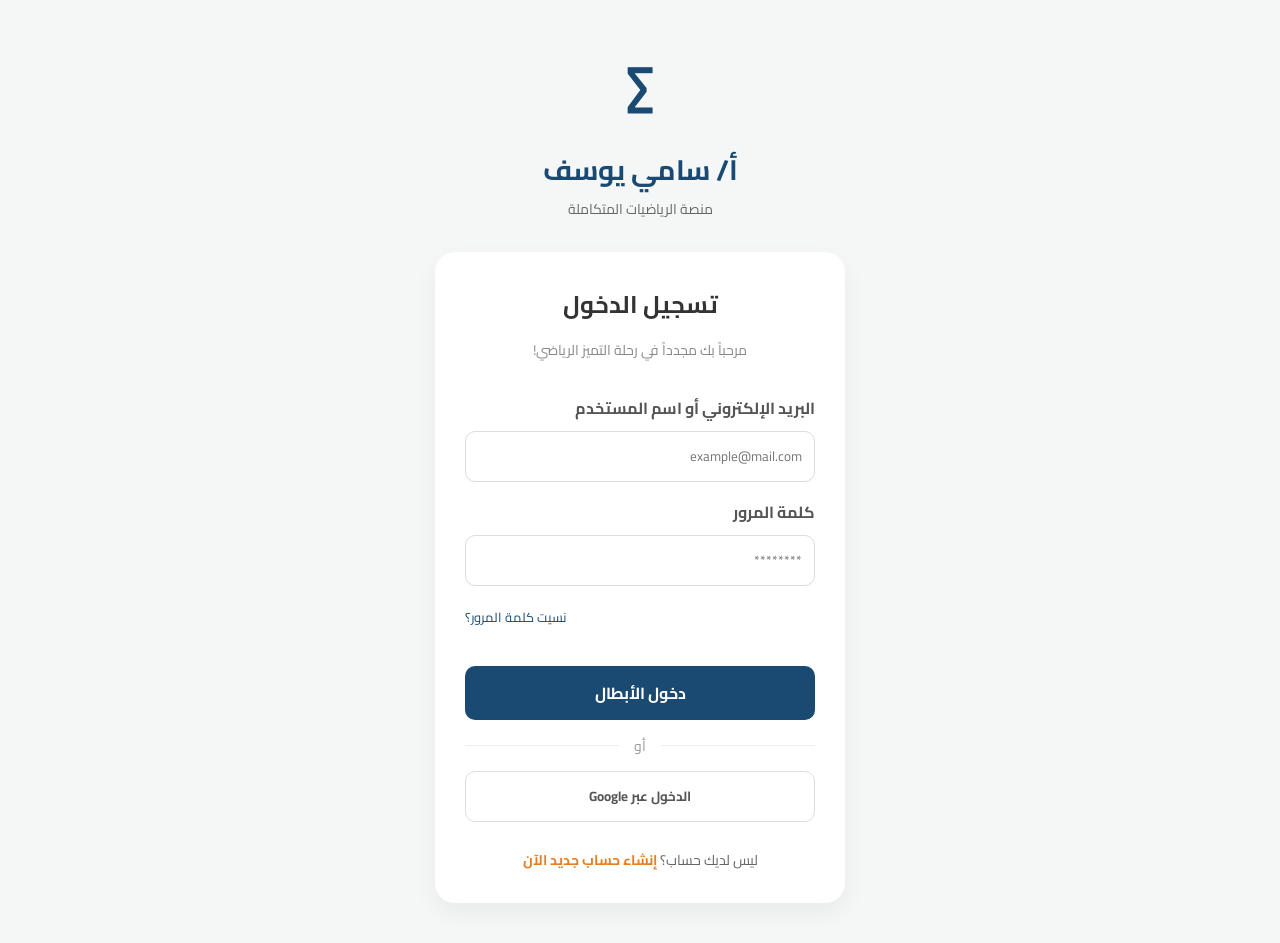
<file: index.html>
<!DOCTYPE html>
<html lang="ar" dir="rtl">
<head>
    <meta charset="UTF-8">
    <meta name="viewport" content="width=device-width, initial-scale=1.0">
    <title>منصة أ/سامي يوسف</title>
    <link rel="stylesheet" href="style.css">
    <link rel="icon" href="logo.png">
    <link href="https://fonts.googleapis.com/css2?family=Cairo:wght@400;700&display=swap" rel="stylesheet">
</head>
<body>

    <div class="login-container">
        <div class="logo-section">
            <div class="logo-icon">∑</div>
            <h1>أ/ سامي يوسف</h1>
            <p>منصة الرياضيات المتكاملة</p>
        </div>

        <div class="login-card">
            <h2>تسجيل الدخول</h2>
            <p class="subtitle">مرحباً بك مجدداً في رحلة التميز الرياضي!</p>

            <form id="loginForm">
                <div class="input-group">
                    <label>البريد الإلكتروني أو اسم المستخدم</label>
                    <input type="email" placeholder="example@mail.com" required>
                </div>

                <div class="input-group">
                    <label>كلمة المرور</label>
                    <input type="password" id="password" placeholder="********" required>
                </div>

                <div class="form-options">
                    <a href="#" class="forgot-pass">نسيت كلمة المرور؟</a>
                </div>

                <button type="submit" class="login-btn">دخول الأبطال</button>
            </form>

            <div class="divider"><span>أو</span></div>

            <div class="social-login">
                <button class="google-btn">الدخول عبر Google</button>
            </div>

            <div class="signup-link">
                ليس لديك حساب؟ <a href="signup.html">إنشاء حساب جديد الآن</a>
            </div>
        </div>
    </div>

    <script>
    document.getElementById('loginForm').addEventListener('submit', function(e) {
        e.preventDefault(); // يمنع تحميل الصفحة
        
        // هنا نقوم بمحاكاة "تحميل" بسيط لإعطاء لمسة احترافية
        const btn = e.target.querySelector('.login-btn');
        btn.innerText = 'جاري التحقق...';
        btn.style.opacity = '0.7';

        setTimeout(function() {
            // الانتقال لصفحة لوحة التحكم
            window.location.href = "pricing.html";
        }, 1200);
    });
</script>
</body>
</html>
</file>
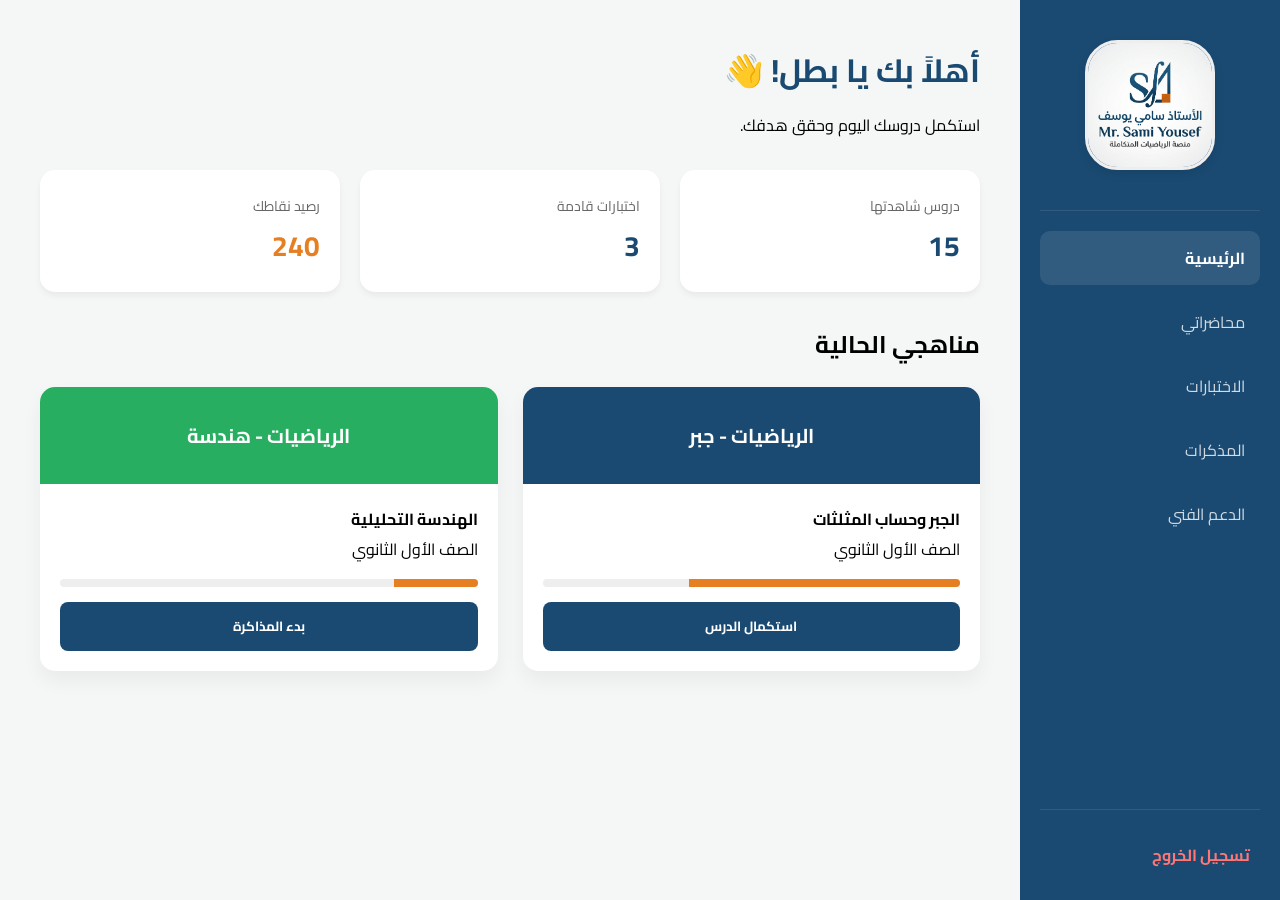
<file: dashboard.html>
<!doctype html>
<html lang="ar" dir="rtl">
  <head>
    <meta charset="UTF-8" />
    <meta name="viewport" content="width=device-width, initial-scale=1.0" />
    <title>لوحة التحكم | أ/ سامي يوسف</title>
    <link
      href="https://fonts.googleapis.com/css2?family=Cairo:wght@400;700&display=swap"
      rel="stylesheet"
    />
    <style>
      /* تنسيق خاص ومنفصل للـ Dashboard لضمان عدم التداخل */
      :root {
        --main-color: #1a4a72;
        --accent-color: #e67e22;
        --bg-color: #f4f7f6;
        --sidebar-width: 260px;
      }

      * {
        margin: 0;
        padding: 0;
        box-sizing: border-box;
        font-family: "Cairo", sans-serif;
      }

      body {
        background-color: var(--bg-color);
        display: flex; /* استخدام Flex لضمان وقوفهم بجانب بعض */
        min-height: 100vh;
        direction: rtl;
      }

      /* القائمة الجانبية - Sidebar */
      .sidebar {
        width: var(--sidebar-width);
        background-color: var(--main-color);
        color: white;
        height: 100vh;
        position: fixed; /* تثبيت القائمة */
        top: 0;
        right: 0;
        display: flex;
        flex-direction: column;
        padding: 20px;
        z-index: 1000;
        overflow-y: auto; /* يسمح لك بالنزول داخل القائمة لو العناصر كترت */
      }

      .sidebar-logo {
        text-align: center;
        padding: 20px 0;
        border-bottom: 1px solid rgba(255, 255, 255, 0.1);
        margin-bottom: 20px;
      }

      .nav-links {
        list-style: none;
        flex-grow: 1;
      }

      .nav-links li {
        margin-bottom: 10px;
      }

      .nav-links a {
        color: rgba(255, 255, 255, 0.8);
        text-decoration: none;
        display: block;
        padding: 12px 15px;
        border-radius: 10px;
        transition: 0.3s;
      }

      .nav-links li.active a,
      .nav-links a:hover {
        background-color: rgba(255, 255, 255, 0.1);
        color: white;
        font-weight: bold;
      }

      .logout-section {
        padding-top: 20px;
        border-top: 1px solid rgba(255, 255, 255, 0.1);
      }

      .logout-btn {
        color: #ff7675;
        text-decoration: none;
        font-weight: bold;
        display: block;
        padding: 10px;
      }

      /* المحتوى الرئيسي */
      .main-content {
        flex: 1;
        margin-right: var(
          --sidebar-width
        ); /* إزاحة المحتوى بمقدار عرض القائمة */
        padding: 40px;
        width: calc(100% - var(--sidebar-width));
      }

      .header-title h1 {
        color: var(--main-color);
        margin-bottom: 10px;
      }

      /* كروت الإحصائيات */
      .stats-grid {
        display: grid;
        grid-template-columns: repeat(auto-fit, minmax(200px, 1fr));
        gap: 20px;
        margin: 30px 0;
      }

      .stat-card {
        background: white;
        padding: 20px;
        border-radius: 15px;
        box-shadow: 0 4px 6px rgba(0, 0, 0, 0.05);
      }

      .stat-label {
        font-size: 14px;
        color: #666;
      }
      .stat-value {
        font-size: 28px;
        font-weight: bold;
        color: var(--main-color);
        display: block;
      }

      /* شبكة الكورسات */
      .courses-grid {
        display: grid;
        grid-template-columns: repeat(auto-fill, minmax(300px, 1fr));
        gap: 25px;
      }

      .course-card {
        background: white;
        border-radius: 15px;
        overflow: hidden;
        box-shadow: 0 10px 20px rgba(0, 0, 0, 0.05);
      }

      .course-banner {
        background: var(--main-color);
        color: white;
        padding: 30px;
        text-align: center;
        font-weight: bold;
        font-size: 20px;
      }

      .course-body {
        padding: 20px;
      }

      .progress-bar {
        background: #eee;
        height: 8px;
        border-radius: 4px;
        margin: 15px 0;
        overflow: hidden;
      }

      .progress-fill {
        background: var(--accent-color);
        height: 100%;
      }

      .action-btn {
        width: 100%;
        padding: 12px;
        background: var(--main-color);
        color: white;
        border: none;
        border-radius: 8px;
        cursor: pointer;
        font-weight: bold;
        font-family: "Cairo";
      }

      /* استجابة الموبايل */
      @media (max-width: 768px) {
        body {
          flex-direction: column;
        }
        .sidebar {
          width: 100%;
          height: auto;
          position: relative;
        }
        .main-content {
          margin-right: 0;
          width: 100%;
          padding: 20px;
        }
      }
    </style>
  </head>
  <body>
    <nav class="sidebar">
      <div class="sidebar-logo">
        <img
          src="Gemini_Generated_Image_yawfmbyawfmbyawf.png"
          alt="أكاديمية أ/سامي يوسف"
          style="
            max-width: 130px; /* حجم مناسب للشعار الدائري */
            height: 130px;
            display: block;
            margin: 0 auto 20px;
            border-radius: 25%; /* هذا هو السر في جعل الصورة دائرية */
            object-fit: cover; /* لضمان ملء الصورة للدائرة بشكل مثالي */
            border: 3px solid #eee; /* إطار خارجي بسيط بلون فاتح */
            box-shadow: 0 4px 10px rgba(0, 0, 0, 0.1); /* ظل خفيف للبروز */
          "
        />
      </div>

      <ul class="nav-links">
        <li class="active"><a href="#">الرئيسية</a></li>
        <li><a href="lesson.html">محاضراتي</a></li>
        <li><a href="#">الاختبارات</a></li>
        <li><a href="#">المذكرات</a></li>
        <li><a href="#">الدعم الفني</a></li>
      </ul>

      <div class="logout-section">
        <a href="index.html" class="logout-btn">تسجيل الخروج</a>
      </div>
    </nav>

    <main class="main-content">
      <div class="header-title">
        <h1>أهلاً بك يا بطل! 👋</h1>
        <p>استكمل دروسك اليوم وحقق هدفك.</p>
      </div>

      <div class="stats-grid">
        <div class="stat-card">
          <span class="stat-label">دروس شاهدتها</span>
          <span class="stat-value">15</span>
        </div>
        <div class="stat-card">
          <span class="stat-label">اختبارات قادمة</span>
          <span class="stat-value">3</span>
        </div>
        <div class="stat-card">
          <span class="stat-label">رصيد نقاطك</span>
          <span class="stat-value" style="color: #e67e22">240</span>
        </div>
      </div>

      <h2 style="margin-bottom: 20px">مناهجي الحالية</h2>

      <div class="courses-grid">
        <div class="course-card">
          <div class="course-banner">الرياضيات - جبر</div>
          <div class="course-body">
            <h4>الجبر وحساب المثلثات</h4>
            <p>الصف الأول الثانوي</p>
            <div class="progress-bar">
              <div class="progress-fill" style="width: 65%"></div>
            </div>
            <button
              class="action-btn"
              onclick="window.location.href = 'lesson.html'"
            >
              استكمال الدرس
            </button>
          </div>
        </div>

        <div class="course-card">
          <div class="course-banner" style="background: #27ae60">
            الرياضيات - هندسة
          </div>
          <div class="course-body">
            <h4>الهندسة التحليلية</h4>
            <p>الصف الأول الثانوي</p>
            <div class="progress-bar">
              <div class="progress-fill" style="width: 20%"></div>
            </div>
            <button
              class="action-btn"
              onclick="window.location.href = 'lesson.html'"
            >
              بدء المذاكرة
            </button>
          </div>
        </div>
      </div>
    </main>
  </body>
</html>
</file>
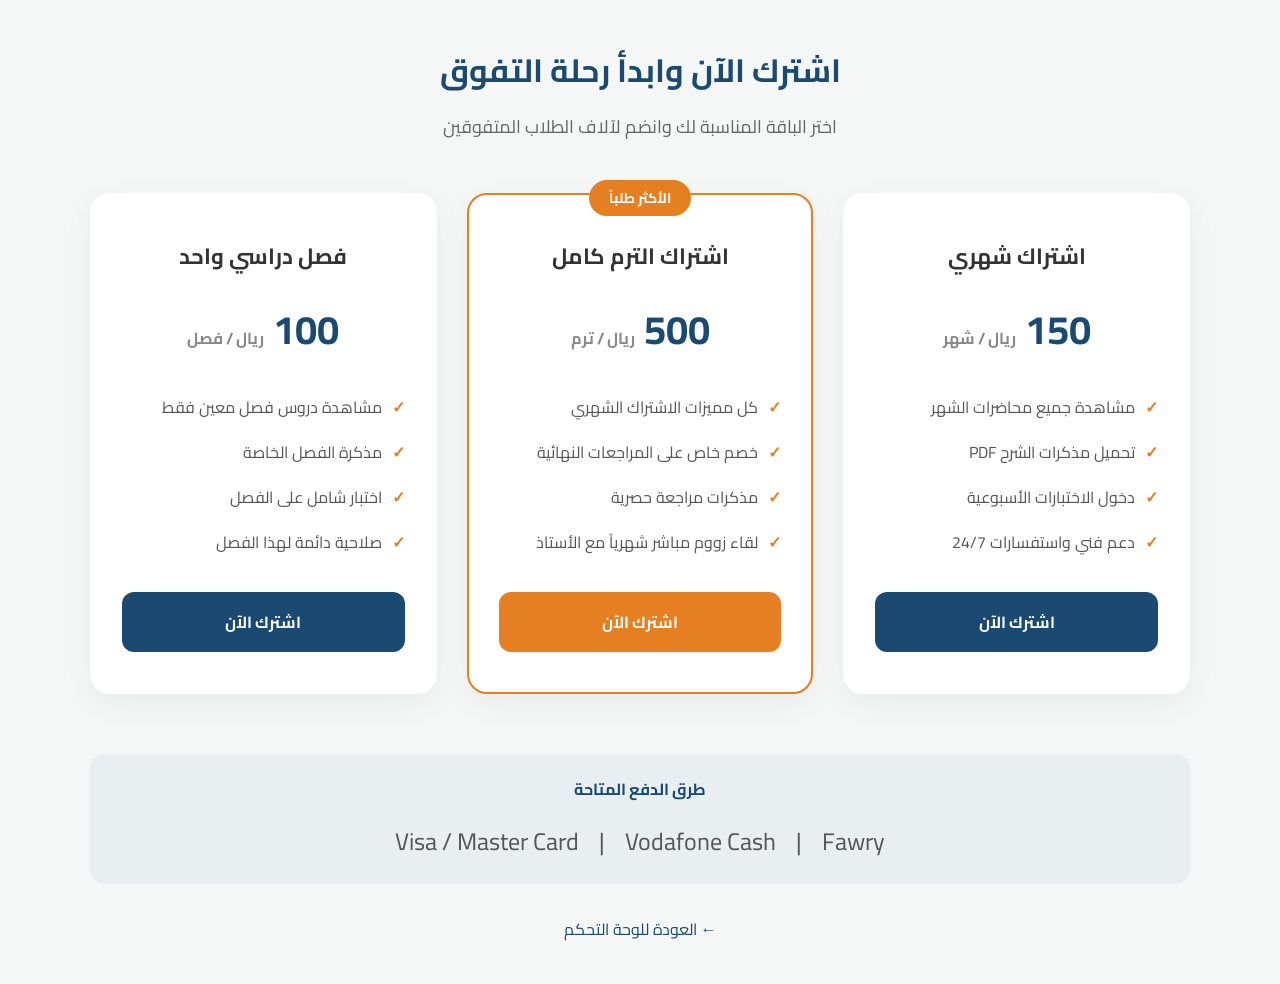
<file: pricing.html>
<!DOCTYPE html>
<html lang="ar" dir="rtl">
<head>
    <meta charset="UTF-8">
    <meta name="viewport" content="width=device-width, initial-scale=1.0">
    <title>باقات الاشتراك | أ/ سامي يوسف</title>
    <link href="https://fonts.googleapis.com/css2?family=Cairo:wght@400;700&display=swap" rel="stylesheet">
    <style>
        :root {
            --main-color: #1a4a72;
            --accent-color: #e67e22;
            --bg-color: #f4f7f6;
        }

        * {
            margin: 0;
            padding: 0;
            box-sizing: border-box;
            font-family: 'Cairo', sans-serif;
        }

        body {
            background-color: var(--bg-color);
            padding: 40px 20px;
            direction: rtl;
        }

        .container {
            max-width: 1100px;
            margin: 0 auto;
            text-align: center;
        }

        .header {
            margin-bottom: 50px;
        }

        .header h1 {
            color: var(--main-color);
            font-size: 32px;
            margin-bottom: 10px;
        }

        .header p {
            color: #666;
            font-size: 18px;
        }

        /* شبكة الباقات */
        .pricing-grid {
            display: grid;
            grid-template-columns: repeat(auto-fit, minmax(300px, 1fr));
            gap: 30px;
        }

        .pricing-card {
            background: white;
            padding: 40px 30px;
            border-radius: 20px;
            box-shadow: 0 10px 30px rgba(0,0,0,0.05);
            transition: 0.3s;
            position: relative;
            border: 2px solid transparent;
        }

        .pricing-card:hover {
            transform: translateY(-10px);
            border-color: var(--main-color);
        }

        .pricing-card.popular {
            border-color: var(--accent-color);
        }

        .popular-badge {
            position: absolute;
            top: -15px;
            left: 50%;
            transform: translateX(-50%);
            background: var(--accent-color);
            color: white;
            padding: 5px 20px;
            border-radius: 20px;
            font-size: 14px;
            font-weight: bold;
        }

        .package-name {
            font-size: 22px;
            color: #333;
            margin-bottom: 15px;
        }

        .price {
            font-size: 40px;
            font-weight: bold;
            color: var(--main-color);
            margin-bottom: 25px;
        }

        .price span {
            font-size: 16px;
            color: #888;
        }

        .features-list {
            list-style: none;
            text-align: right;
            margin-bottom: 35px;
        }

        .features-list li {
            margin-bottom: 15px;
            color: #555;
            display: flex;
            align-items: center;
        }

        .features-list li::before {
            content: "✓";
            color: var(--accent-color);
            font-weight: bold;
            margin-left: 10px;
        }

        .buy-btn {
            display: block;
            width: 100%;
            padding: 15px;
            background: var(--main-color);
            color: white;
            text-decoration: none;
            border-radius: 12px;
            font-weight: bold;
            transition: 0.3s;
        }

        .buy-btn:hover {
            background: #133654;
        }

        .popular .buy-btn {
            background: var(--accent-color);
        }

        /* طرق الدفع */
        .payment-methods {
            margin-top: 60px;
            padding: 20px;
            background: rgba(26, 74, 114, 0.05);
            border-radius: 15px;
        }

        .payment-methods p {
            margin-bottom: 15px;
            font-weight: bold;
            color: var(--main-color);
        }

        .methods-icons {
            font-size: 24px;
            color: #555;
            display: flex;
            justify-content: center;
            gap: 20px;
        }

        @media (max-width: 768px) {
            .pricing-grid { grid-template-columns: 1fr; }
        }
    </style>
</head>
<body>

    <div class="container">
        <div class="header">
            <h1>اشترك الآن وابدأ رحلة التفوق</h1>
            <p>اختر الباقة المناسبة لك وانضم لآلاف الطلاب المتفوقين</p>
        </div>

        <div class="pricing-grid">
            <div class="pricing-card">
                <h3 class="package-name">اشتراك شهري</h3>
                <div class="price">150 <span>ريال / شهر</span></div>
                <ul class="features-list">
                    <li>مشاهدة جميع محاضرات الشهر</li>
                    <li>تحميل مذكرات الشرح PDF</li>
                    <li>دخول الاختبارات الأسبوعية</li>
                    <li>دعم فني واستفسارات 24/7</li>
                </ul>
                <a href="dashboard.html" class="buy-btn" onclick="alert('سيتم توجيهك لبوابة دفع فوري...')">اشترك الآن</a>
            </div>

            <div class="pricing-card popular">
                <div class="popular-badge">الأكثر طلباً</div>
                <h3 class="package-name">اشتراك الترم كامل</h3>
                <div class="price">500 <span>ريال / ترم</span></div>
                <ul class="features-list">
                    <li>كل مميزات الاشتراك الشهري</li>
                    <li>خصم خاص على المراجعات النهائية</li>
                    <li>مذكرات مراجعة حصرية</li>
                    <li>لقاء زووم مباشر شهرياً مع الأستاذ</li>
                </ul>
                <a href="dashboard.html" class="buy-btn" onclick="alert('سيتم توجيهك لبوابة دفع فوري...')">اشترك الآن</a>
            </div>

            <div class="pricing-card">
                <h3 class="package-name">فصل دراسي واحد</h3>
                <div class="price">100 <span>ريال / فصل</span></div>
                <ul class="features-list">
                    <li>مشاهدة دروس فصل معين فقط</li>
                    <li>مذكرة الفصل الخاصة</li>
                    <li>اختبار شامل على الفصل</li>
                    <li>صلاحية دائمة لهذا الفصل</li>
                </ul>
                <a href="dashboard.html" class="buy-btn" onclick="alert('سيتم توجيهك لبوابة دفع فوري...')">اشترك الآن</a>
            </div>
        </div>

        <div class="payment-methods">
            <p>طرق الدفع المتاحة</p>
            <div class="methods-icons">
                <span>Fawry</span> | <span>Vodafone Cash</span> | <span>Visa / Master Card</span>
            </div>
        </div>
        
        <div style="margin-top: 30px;">
            <a href="dashboard.html" style="color: var(--main-color); text-decoration: none;">← العودة للوحة التحكم</a>
        </div>
    </div>

</body>
</html>
</file>
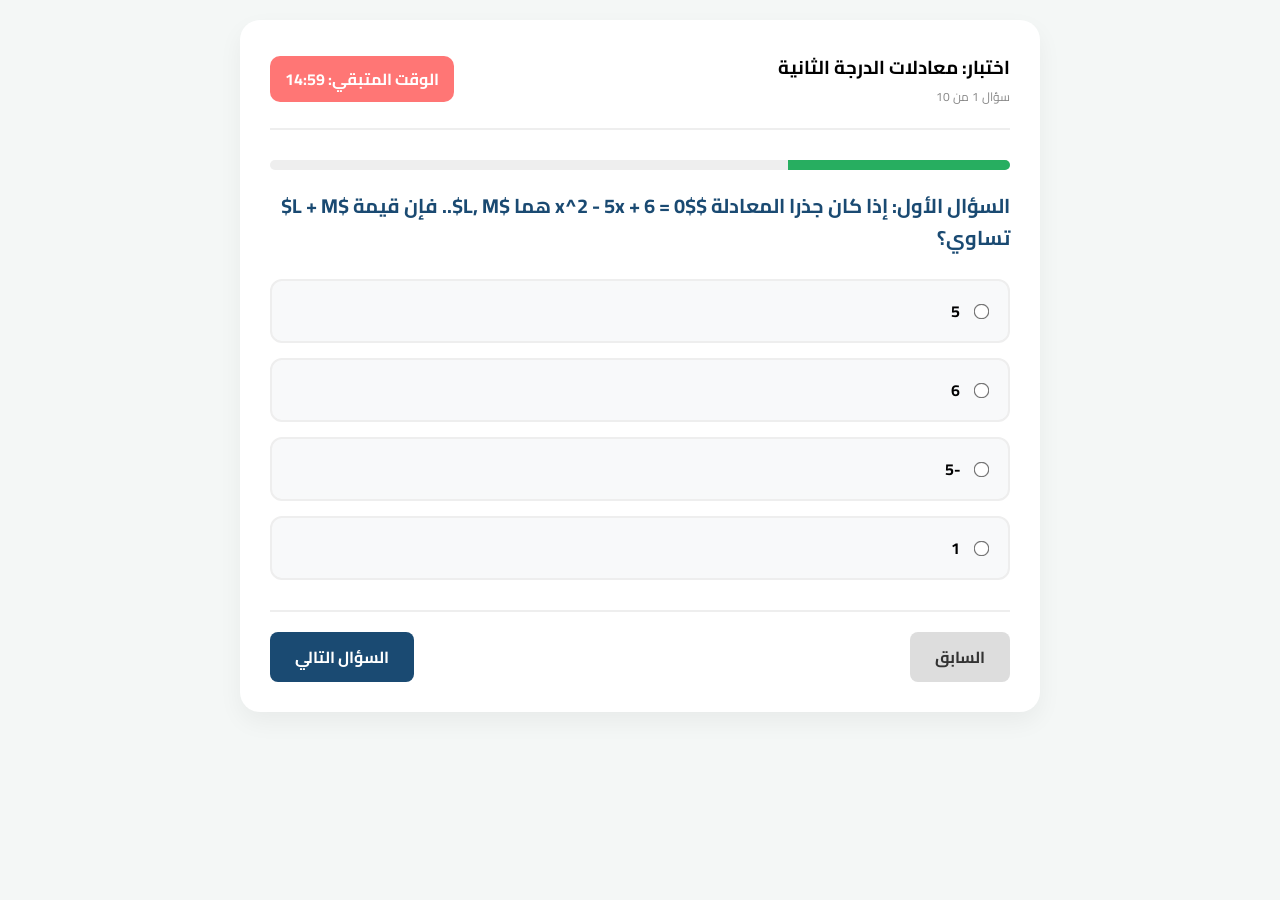
<file: quiz.html>
<!DOCTYPE html>
<html lang="ar" dir="rtl">
<head>
    <meta charset="UTF-8">
    <meta name="viewport" content="width=device-width, initial-scale=1.0">
    <title>اختبار الرياضيات | أ/ سامي يوسف</title>
    <link href="https://fonts.googleapis.com/css2?family=Cairo:wght@400;700&display=swap" rel="stylesheet">
    <style>
        :root {
            --main-color: #1a4a72;
            --accent-color: #e67e22;
            --bg-color: #f4f7f6;
            --success-color: #27ae60;
        }

        * {
            margin: 0;
            padding: 0;
            box-sizing: border-box;
            font-family: 'Cairo', sans-serif;
        }

        body {
            background-color: var(--bg-color);
            padding: 20px;
        }

        .quiz-container {
            max-width: 800px;
            margin: 0 auto;
            background: white;
            padding: 30px;
            border-radius: 20px;
            box-shadow: 0 10px 25px rgba(0,0,0,0.05);
        }

        /* رأس الاختبار */
        .quiz-header {
            display: flex;
            justify-content: space-between;
            align-items: center;
            border-bottom: 2px solid #eee;
            padding-bottom: 20px;
            margin-bottom: 30px;
        }

        .timer {
            background: #ff7675;
            color: white;
            padding: 8px 15px;
            border-radius: 10px;
            font-weight: bold;
        }

        /* السؤال */
        .question-box h2 {
            font-size: 20px;
            color: var(--main-color);
            margin-bottom: 25px;
            line-height: 1.6;
        }

        /* الاختيارات */
        .options-list {
            list-style: none;
        }

        .option {
            background: #f8f9fa;
            border: 2px solid #eee;
            padding: 15px 20px;
            border-radius: 12px;
            margin-bottom: 15px;
            cursor: pointer;
            transition: 0.3s;
            display: flex;
            align-items: center;
            font-weight: bold;
        }

        .option:hover {
            border-color: var(--main-color);
            background: #eef5ff;
        }

        .option input {
            margin-left: 15px;
            transform: scale(1.2);
            cursor: pointer;
        }

        /* أزرار التحكم */
        .quiz-footer {
            display: flex;
            justify-content: space-between;
            margin-top: 30px;
            border-top: 2px solid #eee;
            padding-top: 20px;
        }

        .btn {
            padding: 10px 25px;
            border-radius: 8px;
            border: none;
            cursor: pointer;
            font-weight: bold;
            font-size: 16px;
            transition: 0.3s;
        }

        .btn-next {
            background: var(--main-color);
            color: white;
        }

        .btn-prev {
            background: #ddd;
            color: #333;
        }

        .btn:hover { opacity: 0.9; }

        /* شريط التقدم */
        .progress-bar-container {
            width: 100%;
            height: 10px;
            background: #eee;
            border-radius: 5px;
            margin-bottom: 20px;
            overflow: hidden;
        }

        .progress-fill {
            height: 100%;
            background: var(--success-color);
            width: 30%; /* يتم تغييرها حسب رقم السؤال */
            transition: 0.5s;
        }
    </style>
</head>
<body>

    <div class="quiz-container">
        <div class="quiz-header">
            <div>
                <h3>اختبار: معادلات الدرجة الثانية</h3>
                <p style="font-size: 12px; color: #888;">سؤال 1 من 10</p>
            </div>
            <div class="timer">الوقت المتبقي: 14:59</div>
        </div>

        <div class="progress-bar-container">
            <div class="progress-fill"></div>
        </div>

        <div class="question-box">
            <h2>السؤال الأول: إذا كان جذرا المعادلة $x^2 - 5x + 6 = 0$ هما $L, M$.. فإن قيمة $L + M$ تساوي؟</h2>
            
            <ul class="options-list">
                <li class="option">
                    <input type="radio" name="q1" id="opt1">
                    <label for="opt1">5</label>
                </li>
                <li class="option">
                    <input type="radio" name="q1" id="opt2">
                    <label for="opt2">6</label>
                </li>
                <li class="option">
                    <input type="radio" name="q1" id="opt3">
                    <label for="opt3">-5</label>
                </li>
                <li class="option">
                    <input type="radio" name="q1" id="opt4">
                    <label for="opt4">1</label>
                </li>
            </ul>
        </div>

        <div class="quiz-footer">
            <button class="btn btn-prev" onclick="window.history.back()">السابق</button>
            <button class="btn btn-next" onclick="alert('تم حفظ الإجابة، جاري الانتقال للسؤال التالي...')">السؤال التالي</button>
        </div>
    </div>

</body>
</html>
</file>
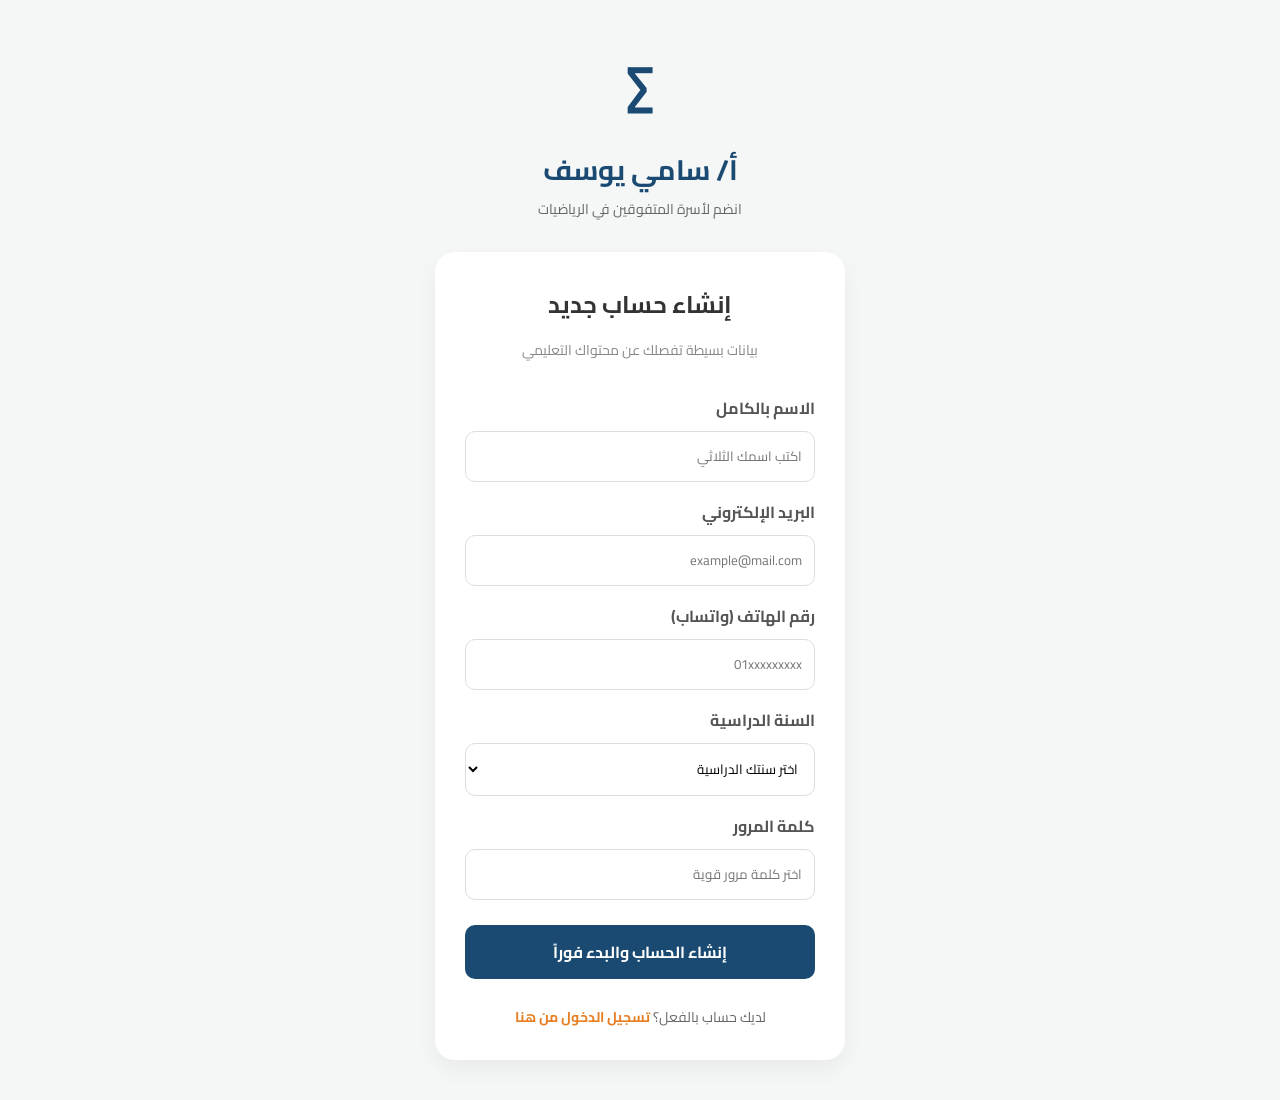
<file: signup.html>
<!doctype html>
<html lang="ar" dir="rtl">
  <head>
    <meta charset="UTF-8" />
    <meta name="viewport" content="width=device-width, initial-scale=1.0" />
    <title>إنشاء حساب جديد | أ/سامي يوسف</title>
    <link rel="stylesheet" href="style.css" />
    <link
      href="https://fonts.googleapis.com/css2?family=Cairo:wght@400;700&display=swap"
      rel="stylesheet"
    />
  </head>
  <body>
    <div class="login-container">
      <div class="logo-section">
        <div class="logo-icon">∑</div>
        <h1>أ/ سامي يوسف</h1>
        <p>انضم لأسرة المتفوقين في الرياضيات</p>
      </div>

      <div class="login-card">
        <h2>إنشاء حساب جديد</h2>
        <p class="subtitle">بيانات بسيطة تفصلك عن محتواك التعليمي</p>

        <form id="signupForm">
          <div class="input-group">
            <label>الاسم بالكامل</label>
            <input type="text" placeholder="اكتب اسمك الثلاثي" required />
          </div>

          <div class="input-group">
            <label>البريد الإلكتروني</label>
            <input type="email" placeholder="example@mail.com" required />
          </div>

          <div class="input-group">
            <label>رقم الهاتف (واتساب)</label>
            <input type="tel" placeholder="01xxxxxxxxx" required />
          </div>

          <div class="input-group">
            <label>السنة الدراسية</label>
            <select class="custom-select" required>
              <option value="" disabled selected>اختر سنتك الدراسية</option>
              <option value="1">الصف الأول الثانوي</option>
              <option value="2">الصف الثاني الثانوي</option>
              <option value="3">الصف الثالث الثانوي</option>
            </select>
          </div>

          <div class="input-group">
            <label>كلمة المرور</label>
            <input type="password" placeholder="اختر كلمة مرور قوية" required />
          </div>

          <button type="submit" class="login-btn">
            إنشاء الحساب والبدء فوراً
          </button>
        </form>

        <div class="signup-link">
          لديك حساب بالفعل؟ <a href="index.html">تسجيل الدخول من هنا</a>
        </div>
      </div>
    </div>

    <div id="successModal" class="modal-overlay">
    <div class="modal-content">
        <div class="success-icon">✓</div>
        <h3>تم إنشاء الحساب بنجاح!</h3>
        <p>أهلاً بك يا بطل في رحلة التميز مع الأستاذ سامي يوسف. جاري نقلك لصفحة الدخول...</p>
        <div class="loader"></div>
    </div>
</div>

    <script>
    document.getElementById('signupForm').addEventListener('submit', function(e) {
        e.preventDefault(); // منع إرسال النموذج فعلياً الآن
        
        // إظهار النافذة المنبثقة
        const modal = document.getElementById('successModal');
        modal.style.display = 'flex';
        
        // الانتقال لصفحة تسجيل الدخول بعد 3 ثواني لإعطاء وقت للطالب ليقرأ الرسالة
        setTimeout(function() {
            window.location.href = "index.html";
        }, 3000);
    });
</script>
  </body>
</html>
</file>
<file: style.css>
* {
    margin: 0;
    padding: 0;
    box-sizing: border-box;
    font-family: 'Cairo', sans-serif;
}

body {
    background-color: #f4f7f6;
    background-image: url('https://www.transparenttextures.com/patterns/cubes.png'); /* نقش هندسي خفيف */
    display: flex;
    justify-content: center;
    align-items: center;
    min-height: 100vh;
    padding: 20px;
}

.login-container {
    width: 100%;
    max-width: 450px;
    text-align: center;
}

.logo-section {
    margin-bottom: 30px;
}

.logo-icon {
    font-size: 50px;
    color: #1a4a72;
    font-weight: bold;
    margin-bottom: 10px;
}

.logo-section h1 {
    color: #1a4a72;
    font-size: 28px;
}

.logo-section p {
    color: #666;
    font-size: 14px;
}

.login-card {
    background: #fff;
    padding: 40px;
    border-radius: 20px;
    box-shadow: 0 10px 25px rgba(0,0,0,0.05);
}

h2 {
    color: #333;
    margin-bottom: 10px;
}

.subtitle {
    color: #888;
    font-size: 14px;
    margin-bottom: 30px;
}

.input-group {
    text-align: right;
    margin-bottom: 20px;
}

.input-group label {
    display: block;
    font-weight: bold;
    margin-bottom: 8px;
    color: #555;
}

.input-group input {
    width: 100%;
    padding: 12px 15px;
    border: 1px solid #ddd;
    border-radius: 10px;
    outline: none;
    transition: 0.3s;
    text-align: right;
}

.input-group input:focus {
    border-color: #1a4a72;
    box-shadow: 0 0 5px rgba(26, 74, 114, 0.2);
}

.form-options {
    text-align: left;
    margin-bottom: 25px;
}

.forgot-pass {
    font-size: 13px;
    color: #1a4a72;
    text-decoration: none;
}

.login-btn {
    width: 100%;
    padding: 14px;
    background: #1a4a72;
    color: white;
    border: none;
    border-radius: 10px;
    font-size: 18px;
    font-weight: bold;
    cursor: pointer;
    transition: 0.3s;
}

.login-btn:hover {
    background: #133654;
}

.divider {
    margin: 25px 0;
    position: relative;
    border-bottom: 1px solid #eee;
}

.divider span {
    position: absolute;
    top: -12px;
    left: 50%;
    transform: translateX(-50%);
    background: #fff;
    padding: 0 15px;
    color: #999;
    font-size: 14px;
}

.google-btn {
    width: 100%;
    padding: 12px;
    background: #fff;
    border: 1px solid #ddd;
    border-radius: 10px;
    cursor: pointer;
    display: flex;
    justify-content: center;
    align-items: center;
    font-weight: bold;
    color: #555;
    transition: 0.3s;
}

.google-btn:hover {
    background: #f9f9f9;
}

.signup-link {
    margin-top: 25px;
    font-size: 14px;
    color: #666;
}

.signup-link a {
    color: #e67e22;
    text-decoration: none;
    font-weight: bold;
}

/* تنسيق قائمة اختيار السنة الدراسية */
.custom-select {
    width: 100%;
    padding: 12px 15px;
    border: 1px solid #ddd;
    border-radius: 10px;
    background: #fff;
    font-family: 'Cairo', sans-serif;
    outline: none;
    cursor: pointer;
}

.custom-select:focus {
    border-color: #1a4a72;
}

/* تنسيق النافذة المنبثقة */
.modal-overlay {
    position: fixed;
    top: 0;
    left: 0;
    width: 100%;
    height: 100%;
    background: rgba(0, 0, 0, 0.6);
    display: none; /* مخفية افتراضياً */
    justify-content: center;
    align-items: center;
    z-index: 1000;
    backdrop-filter: blur(5px); /* جعل الخلفية مغبشة */
}

.modal-content {
    background: white;
    padding: 40px;
    border-radius: 20px;
    text-align: center;
    max-width: 400px;
    width: 90%;
    animation: slideUp 0.4s ease-out;
}

.success-icon {
    width: 70px;
    height: 70px;
    background: #27ae60;
    color: white;
    border-radius: 50%;
    display: flex;
    justify-content: center;
    align-items: center;
    font-size: 40px;
    margin: 0 auto 20px;
}

.modal-content h3 {
    color: #1a4a72;
    margin-bottom: 10px;
}

.modal-content p {
    color: #666;
    font-size: 14px;
    line-height: 1.6;
}

/* حركة التحميل البسيطة */
.loader {
    border: 3px solid #f3f3f3;
    border-top: 3px solid #1a4a72;
    border-radius: 50%;
    width: 30px;
    height: 30px;
    animation: spin 1s linear infinite;
    margin: 20px auto 0;
}

@keyframes spin { 0% { transform: rotate(0deg); } 100% { transform: rotate(360deg); } }
@keyframes slideUp { from { transform: translateY(50px); opacity: 0; } to { transform: translateY(0); opacity: 1; } }

/* تنسيق لوحة التحكم الرئيسية */

.dashboard-body {
    display: flex;
    background: #f0f2f5;
    min-height: 100vh;
    align-items: flex-start; /* تغيير الـ alignment */
}

/* القائمة الجانبية */
.sidebar {
    width: 250px;
    height: 100vh;
    background: #1a4a72;
    color: white;
    padding: 20px;
    position: sticky;
    top: 0;
}

.sidebar-logo h2 {
    color: white;
    text-align: center;
    margin-bottom: 40px;
}

.nav-links {
    list-style: none;
}

.nav-links li {
    padding: 15px;
    margin-bottom: 5px;
    border-radius: 10px;
    transition: 0.3s;
}

.nav-links li.active, .nav-links li:hover {
    background: rgba(255,255,255,0.1);
}

.nav-links a {
    color: white;
    text-decoration: none;
    display: block;
}

/* المحتوى الرئيسي */
.main-content {
    flex: 1;
    padding: 30px;
}

.main-header {
    margin-bottom: 30px;
}

.stats-cards {
    display: grid;
    grid-template-columns: repeat(auto-fit, minmax(200px, 1fr));
    gap: 20px;
    margin-bottom: 40px;
}

.stat-card {
    background: white;
    padding: 20px;
    border-radius: 15px;
    box-shadow: 0 5px 15px rgba(0,0,0,0.05);
}

.stat-card .number {
    font-size: 30px;
    font-weight: bold;
    color: #1a4a72;
}

.courses-grid {
    display: grid;
    grid-template-columns: repeat(auto-fit, minmax(280px, 1fr));
    gap: 25px;
}

.course-card {
    background: white;
    border-radius: 15px;
    overflow: hidden;
    box-shadow: 0 5px 15px rgba(0,0,0,0.05);
}

.course-img {
    height: 120px;
    background: #1a4a72;
    color: white;
    display: flex;
    justify-content: center;
    align-items: center;
    font-size: 20px;
}

.course-info {
    padding: 20px;
}

.progress-bar {
    background: #eee;
    height: 8px;
    border-radius: 5px;
    margin: 15px 0;
}

.progress {
    background: #e67e22;
    height: 100%;
    border-radius: 5px;
}

.start-btn {
    width: 100%;
    padding: 10px;
    border: none;
    background: #1a4a72;
    color: white;
    border-radius: 8px;
    cursor: pointer;
}



/* 1. الإعدادات العامة - General Settings */
* {
    margin: 0;
    padding: 0;
    box-sizing: border-box;
    font-family: 'Cairo', sans-serif;
}

body {
    background-color: #f4f7f6;
    direction: rtl;
    color: #333;
}

/* 2. صفحات تسجيل الدخول والتسجيل (Login & Signup) */
.login-body {
    display: flex;
    justify-content: center;
    align-items: center;
    min-height: 100vh;
    background-image: url('https://www.transparenttextures.com/patterns/cubes.png');
}

.login-container {
    width: 100%;
    max-width: 450px;
    padding: 20px;
}

.login-card {
    background: #fff;
    padding: 30px;
    border-radius: 20px;
    box-shadow: 0 10px 25px rgba(0,0,0,0.05);
    text-align: center;
}

.input-group {
    text-align: right;
    margin-bottom: 15px;
}

.input-group label {
    display: block;
    margin-bottom: 8px;
    font-weight: bold;
}

.input-group input, .custom-select {
    width: 100%;
    padding: 12px;
    border: 1px solid #ddd;
    border-radius: 10px;
    outline: none;
    font-family: 'Cairo';
}

.login-btn {
    width: 100%;
    padding: 12px;
    background: #1a4a72;
    color: white;
    border: none;
    border-radius: 10px;
    cursor: pointer;
    font-size: 16px;
    font-weight: bold;
    margin-top: 10px;
}
</file>
